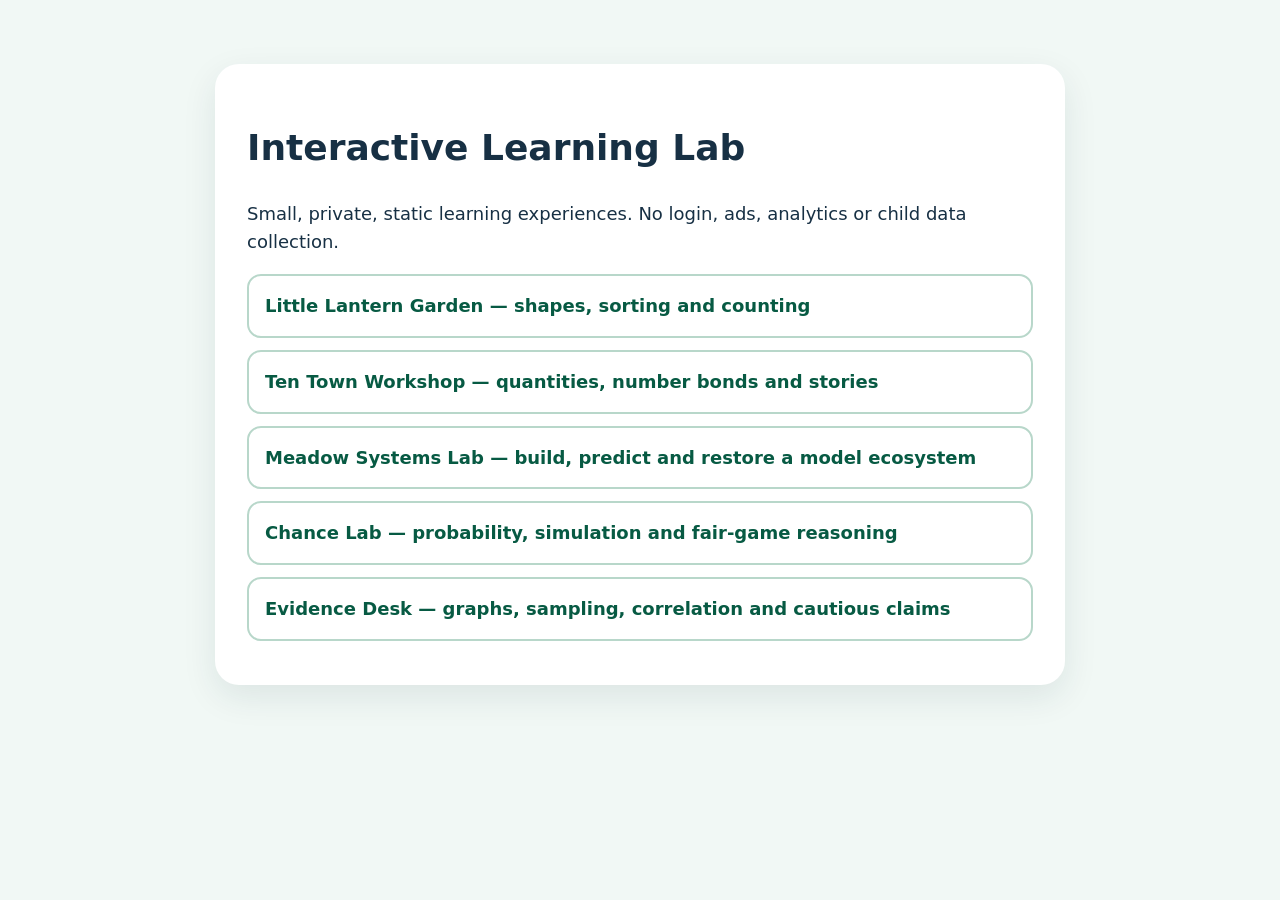
<file: index.html>
<!doctype html><html lang="en"><head><meta charset="utf-8"><meta name="viewport" content="width=device-width,initial-scale=1"><title>Interactive Learning Lab</title><style>body{font:18px/1.55 system-ui;max-width:850px;margin:4rem auto;padding:0 1.25rem;color:#173044;background:#f1f8f5}main{background:white;padding:2rem;border-radius:24px;box-shadow:0 12px 34px #17304418}a{display:block;padding:1rem;margin:.75rem 0;border:2px solid #b8d7ca;border-radius:14px;color:#075a43;font-weight:750;text-decoration:none}a:hover,a:focus{background:#e6f5ee;outline:3px solid #6841d9}</style></head><body><main><h1>Interactive Learning Lab</h1><p>Small, private, static learning experiences. No login, ads, analytics or child data collection.</p><a href="sorting-garden/">Little Lantern Garden — shapes, sorting and counting</a><a href="make-ten/">Ten Town Workshop — quantities, number bonds and stories</a><a href="living-ecosystem/">Meadow Systems Lab — build, predict and restore a model ecosystem</a><a href="probability-detective/">Chance Lab — probability, simulation and fair-game reasoning</a><a href="data-detective/">Evidence Desk — graphs, sampling, correlation and cautious claims</a></main></body></html>
</file>
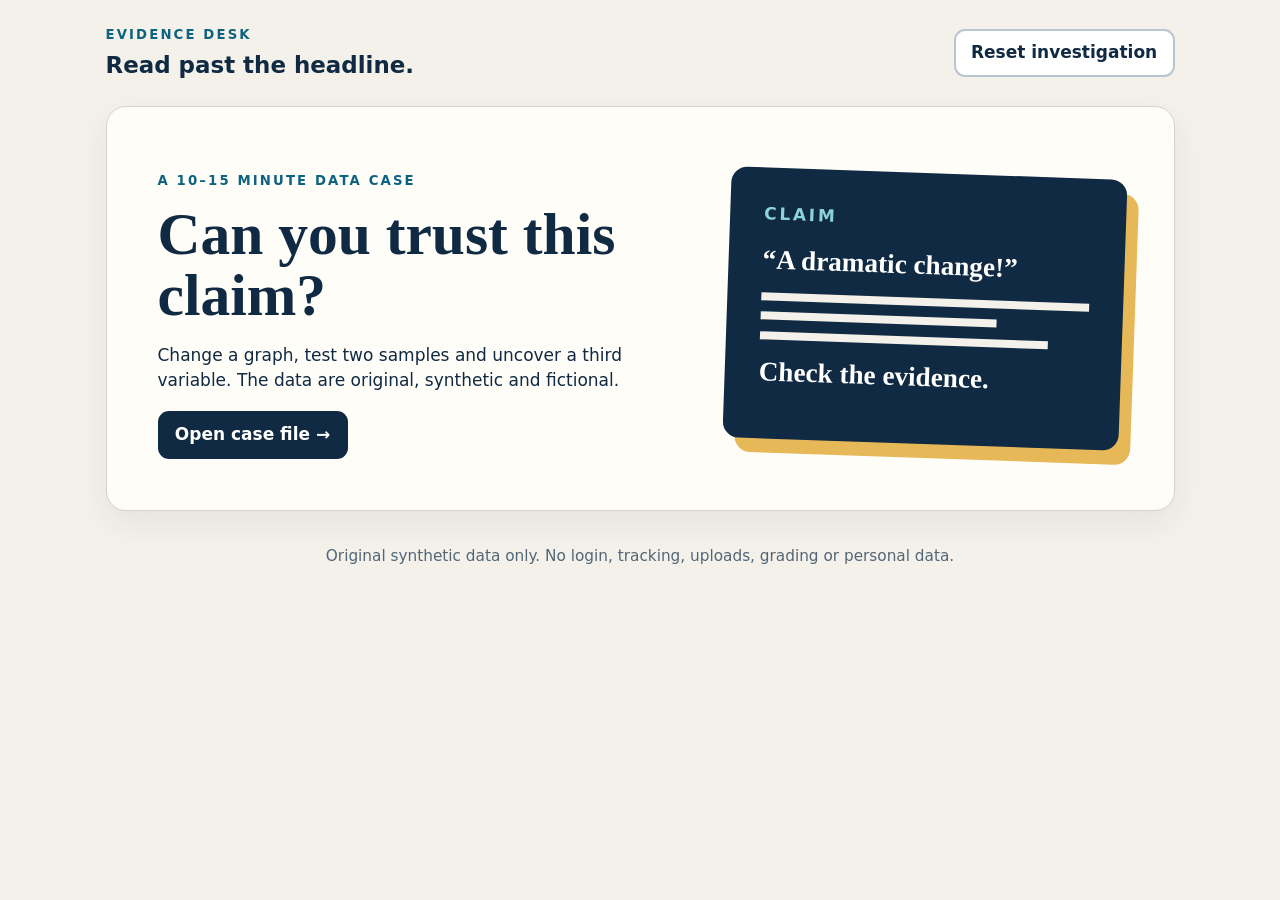
<file: data-detective/index.html>
<!doctype html>
<html lang="en">
<head>
  <meta charset="utf-8">
  <meta name="viewport" content="width=device-width,initial-scale=1">
  <title>Evidence Desk</title>
  <link rel="stylesheet" href="styles.css">
</head>
<body>
<header><div><span class="eyebrow">EVIDENCE DESK</span><h1>Read past the headline.</h1></div><button id="reset">Reset investigation</button></header>
<main>
  <section id="welcome" class="screen active hero">
    <div><p class="eyebrow">A 10–15 MINUTE DATA CASE</p><h2>Can you trust this claim?</h2><p>Change a graph, test two samples and uncover a third variable. The data are original, synthetic and fictional.</p><button id="start" class="primary">Open case file →</button></div>
    <div class="case-card" aria-hidden="true"><span>CLAIM</span><b>“A dramatic change!”</b><i></i><i></i><i></i><strong>Check the evidence.</strong></div>
  </section>
  <nav id="nav" hidden aria-label="Case activities"><button data-go="graph"><b>1</b> Graph</button><button data-go="sample"><b>2</b> Sample</button><button data-go="correlation"><b>3</b> Correlation</button><button data-go="verdict"><b>✓</b> Verdict</button></nav>

  <section id="graph" class="screen">
    <p class="eyebrow">1 · GRAPH FRAMING</p><h2>Same values, different impression</h2><p>Fictional Luma School recycling rate, January–June (%). Move the axis limits; the bars use the same six values.</p>
    <div class="controls"><label>Axis minimum (%) <input id="axis-min" type="range" min="0" max="61" value="0"><output id="min-out">0</output></label><label>Axis maximum (%) <input id="axis-max" type="range" min="69" max="100" value="100"><output id="max-out">100</output></label><button id="axis-reset">Reset 0–100</button></div>
    <div class="plot-shell"><div class="y-label">Recycling rate (%)</div><div id="bar-chart" class="bar-chart" aria-label="Bar chart of recycling rate by month"></div><div class="x-label">Month</div></div>
    <div class="table-wrap"><table><caption>Underlying values (unchanged by axis)</caption><thead><tr><th>Month</th><th>Jan</th><th>Feb</th><th>Mar</th><th>Apr</th><th>May</th><th>Jun</th><th>Mean</th></tr></thead><tbody><tr><th>Rate (%)</th><td>62</td><td>64</td><td>63</td><td>66</td><td>67</td><td>68</td><td id="mean-cell">65.0</td></tr></tbody></table></div>
    <p id="graph-feedback" class="feedback" role="status" aria-live="polite">Try a narrow range such as 60–70, then compare it with 0–100.</p>
    <div class="actions"><button id="compare-axis" class="primary">Record what changed</button><button id="graph-next" disabled>Investigate samples →</button></div>
  </section>

  <section id="sample" class="screen">
    <p class="eyebrow">2 · SAMPLING INVESTIGATION</p><h2>Who had a chance to answer?</h2><p>A fictional 200-card population has 100 North and 100 South cards. On the question “Support a longer lunch break?”, North has 70 yes cards and South has 30. The population result is exactly 50% yes.</p>
    <div class="controls"><label>Sampling method <select id="sample-method"><option value="random">Less biased: simple random cards</option><option value="lobby">Biased: 80% North-lobby cards</option></select></label><label>Sample size <select id="sample-size"><option>20</option><option>100</option></select></label><button id="draw" class="primary">Draw sample</button></div>
    <div class="meter"><span>Population yes</span><i><b style="width:50%"></b></i><strong>50%</strong></div><div id="sample-meter" class="meter muted"><span>Sample yes</span><i><b></b></i><strong>—</strong></div>
    <div class="table-wrap"><table><caption>Population and latest sample composition</caption><thead><tr><th>Group</th><th>Population cards</th><th>Population yes</th><th>Sample cards</th><th>Sample yes</th></tr></thead><tbody id="sample-table"><tr><th>North</th><td>100</td><td>70</td><td>—</td><td>—</td></tr><tr><th>South</th><td>100</td><td>30</td><td>—</td><td>—</td></tr></tbody></table></div>
    <p id="sample-feedback" class="feedback" role="status" aria-live="polite">Compare both methods. A large sample can still miss the population if recruitment stays biased.</p>
    <div class="actions"><button id="sample-hint">What does “biased” mean here?</button><button id="sample-next" disabled>Check correlation →</button></div>
  </section>

  <section id="correlation" class="screen">
    <p class="eyebrow">3 · CORRELATION CHALLENGE</p><h2>A third variable changes the story</h2><p>Eight fictional puzzle learners recorded weekly practice sessions and score. Their prior course is a plausible third variable.</p>
    <div class="controls"><label>View <select id="group-view"><option value="all">Everyone combined</option><option value="Intro">Intro course only</option><option value="Advanced">Advanced course only</option></select></label></div>
    <div class="plot-shell"><div class="y-label">Puzzle score (points)</div><div id="scatter" class="scatter" aria-label="Scatter plot of weekly practice sessions and puzzle score"></div><div class="x-label">Practice sessions per week</div></div>
    <p id="corr-stat" class="stat"></p><div class="table-wrap"><table><caption>Synthetic learner records</caption><thead><tr><th>Prior course</th><th>Sessions/week</th><th>Score (points)</th></tr></thead><tbody id="corr-table"></tbody></table></div>
    <fieldset><legend>Which conclusion is best supported?</legend><label><input type="radio" name="corr-answer" value="cause">More practice caused lower scores.</label><label><input type="radio" name="corr-answer" value="third">The combined data show association, but prior course changes the pattern; causation is not established.</label><label><input type="radio" name="corr-answer" value="none">There is no relationship in any view.</label></fieldset>
    <p id="corr-feedback" class="feedback" role="status" aria-live="polite"></p><div class="actions"><button id="corr-hint">Show a reasoning hint</button><button id="check-corr" class="primary">Check conclusion</button><button id="corr-next" disabled>Write the verdict →</button></div>
  </section>

  <section id="verdict" class="screen">
    <p class="eyebrow">FINAL · FICTIONAL HEADLINE CHECK</p><h2>Build a cautious conclusion</h2><p>Headline: “More practice makes puzzle scores worse, study proves.” Choose a claim, supporting observation and limitation. This headline and every record are fictional.</p>
    <div class="verdict-grid"><label>Claim<select id="claim"><option value="">Choose…</option><option value="cause">Practice causes worse scores.</option><option value="association">In the combined synthetic data, more sessions are associated with lower scores.</option><option value="none">Practice never helps anyone.</option></select></label><label>Supporting observation<select id="support"><option value="">Choose…</option><option value="look">The zoomed picture looked dramatic.</option><option value="patterns">The combined trend is negative, while each prior-course group trends upward.</option><option value="everyone">Every learner agreed.</option></select></label><label>Limitation<select id="limit"><option value="">Choose…</option><option value="none">The sample is big enough, so there are no limits.</option><option value="third">Prior course is a plausible third variable, and synthetic observational data cannot establish cause.</option><option value="proof">Correlation proves the headline.</option></select></label></div>
    <button id="check-verdict" class="primary">Review verdict</button><p id="verdict-feedback" class="feedback" role="status" aria-live="polite"></p>
    <aside><h3>Evidence notebook</h3><ul id="notebook"><li>Complete each activity to record an observation.</li></ul></aside><button id="finish" disabled>Finish case →</button>
  </section>

  <section id="complete" class="screen finish"><p class="eyebrow">CASE CLOSED — CAREFULLY</p><h2>A trustworthy conclusion shows its limits.</h2><div class="summary"><div><b>Graph</b><span>Check scale and underlying values.</span></div><div><b>Sample</b><span>Ask who could be included.</span></div><div><b>Correlation</b><span>Look for third variables before causal claims.</span></div></div><p>Next practice: find a chart in a news story and write one question about its scale, sample and causal language.</p><button id="again" class="primary">Run another case</button></section>
</main>
<footer>Original synthetic data only. No login, tracking, uploads, grading or personal data.</footer>
<script src="model.js"></script><script src="app.js"></script>
</body></html>
</file>
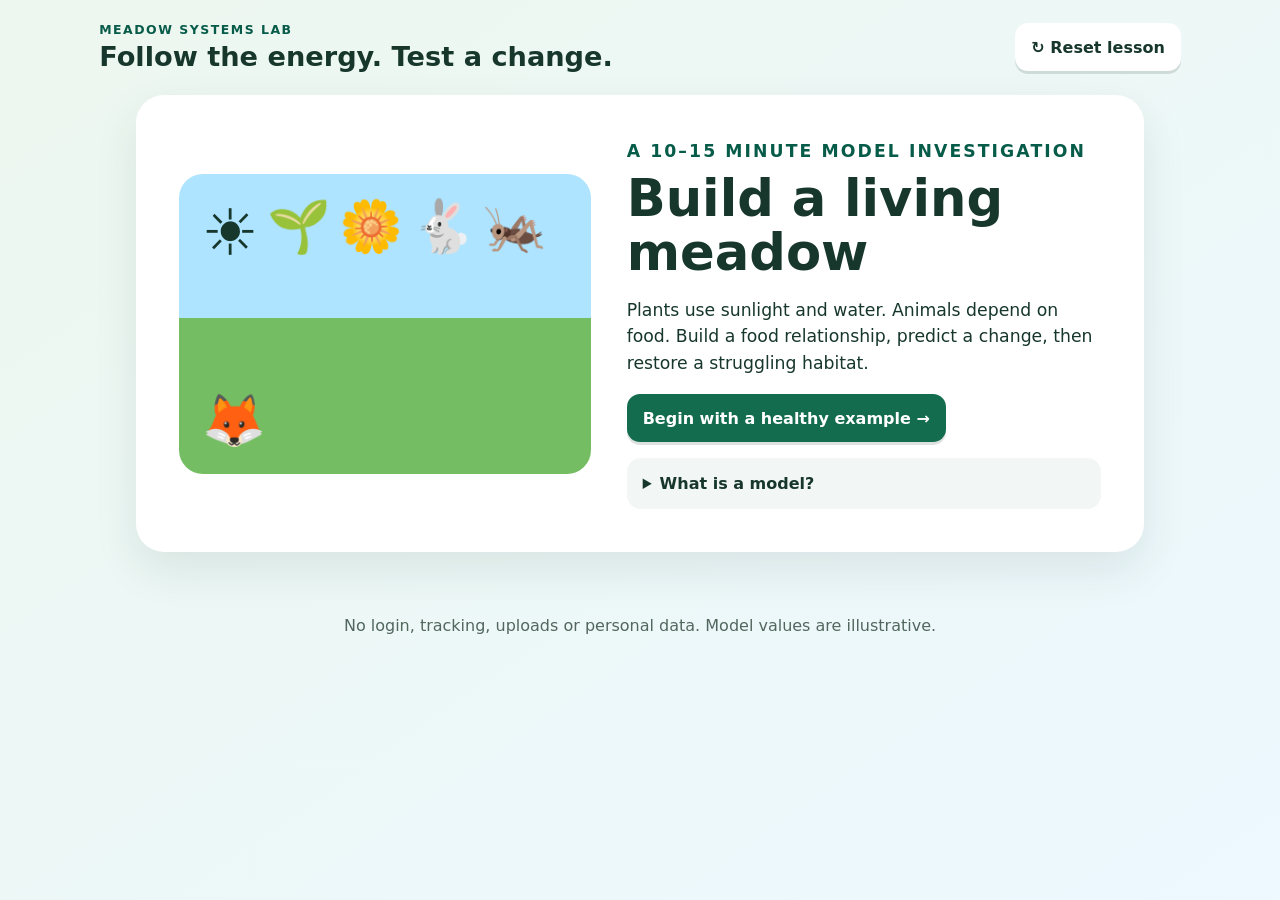
<file: living-ecosystem/index.html>
<!doctype html><html lang="en"><head><meta charset="utf-8"><meta name="viewport" content="width=device-width,initial-scale=1"><title>Meadow Systems Lab</title><link rel="stylesheet" href="styles.css"></head><body>
<header><div><span class="eyebrow">MEADOW SYSTEMS LAB</span><h1>Follow the energy. Test a change.</h1></div><button id="reset-all">↻ Reset lesson</button></header><main>
<section id="welcome" class="screen active"><div class="hero"><div class="meadow" aria-hidden="true">☀️<span>🌱</span><span>🌼</span><span>🐇</span><span>🦗</span><span>🦊</span></div><div><p class="eyebrow">A 10–15 MINUTE MODEL INVESTIGATION</p><h2>Build a living meadow</h2><p>Plants use sunlight and water. Animals depend on food. Build a food relationship, predict a change, then restore a struggling habitat.</p><button id="start" class="primary">Begin with a healthy example →</button><details><summary>What is a model?</summary><p>A model is a useful simplification. These are model values, not measurements or promises about a real ecosystem.</p></details></div></div></section>
<nav id="nav" hidden aria-label="Lesson"><button data-go="build"><b>1</b> Build</button><button data-go="experiment"><b>2</b> Experiment</button><button data-go="restore"><b>3</b> Restore</button><button data-go="finish"><b>✓</b> Finish</button></nav>
<section id="build" class="screen"><p class="eyebrow">1 · BUILD A HABITAT</p><h2>Choose a meadow team</h2><p>Select the organisms that form a complete path from energy source to predator. The arrow means <strong>energy moves from food to consumer</strong>.</p><div id="organisms" class="cards" role="group" aria-label="Organism choices"></div><div id="food-web" class="food-web" aria-label="Food relationship diagram"></div><p id="build-feedback" class="feedback" role="status" aria-live="polite"></p><div class="actions"><button id="build-hint">Hint</button><button id="build-check" class="primary">Check habitat</button><button id="build-next" class="primary" disabled>Test a change →</button></div></section>
<section id="experiment" class="screen"><div class="section-head"><div><p class="eyebrow">2 · PREDICT AND STEP</p><h2>What happens next?</h2></div><div><button id="pause" aria-pressed="false">⏸ Paused</button><button id="exp-reset">↻ Reset scenario</button></div></div><label>Starting scenario <select id="scenario"><option value="healthy">Healthy example</option><option value="dry">Dry spell</option><option value="shade">Shady week</option></select></label><div class="controls"><label>Water <input id="water" type="range" min="0" max="10" value="7"><output id="water-out">7</output></label><label>Sunlight <input id="light" type="range" min="0" max="10" value="7"><output id="light-out">7</output></label></div><fieldset><legend>Predict plant growth after one step</legend><label><input type="radio" name="prediction" value="up"> increase</label><label><input type="radio" name="prediction" value="same"> stay about the same</label><label><input type="radio" name="prediction" value="down"> decrease</label></fieldset><button id="step" class="primary">Advance one step</button><div id="indicators" class="indicators"></div><div class="table-wrap"><table><caption>Inspectable model values (0–10)</caption><thead><tr><th>Step</th><th>Grass</th><th>Flowers</th><th>Rabbits</th><th>Grasshoppers</th><th>Foxes</th></tr></thead><tbody id="history"></tbody></table></div><p id="exp-feedback" class="feedback" role="status" aria-live="polite"></p><div class="actions"><button id="exp-hint">Explain a relationship</button><button id="exp-next" class="primary" disabled>Restore balance →</button></div></section>
<section id="restore" class="screen"><p class="eyebrow">3 · TRANSFER CHALLENGE</p><h2>Restore a struggling meadow</h2><p>This new model meadow has too little water and many rabbits. Choose changes, step the model, and use the explanation log. A real habitat would be more complex.</p><div class="controls"><label>Water <input id="r-water" type="range" min="0" max="10" value="1"><output id="r-water-out">1</output></label><label>Sunlight <input id="r-light" type="range" min="0" max="10" value="8"><output id="r-light-out">8</output></label></div><div class="toggle-row"><label><input id="r-clover" type="checkbox" checked> Include clover</label><label><input id="r-fox" type="checkbox"> Include fox</label></div><div id="restore-indicators" class="indicators"></div><button id="restore-step" class="primary">Advance one step</button><button id="restore-reset">↻ Reset challenge</button><div id="log" class="log" aria-label="Change explanation log"></div><p id="restore-feedback" class="feedback" role="status" aria-live="polite"></p><button id="finish-button" class="primary" disabled>Finish lesson →</button></section>
<section id="finish" class="screen finish"><p class="eyebrow">INVESTIGATION COMPLETE</p><h2>Every change travelled through relationships.</h2><div class="summary"><div>☀ + 💧 → 🌱<b>Producers need resources</b></div><div>🌱 → 🐇 → 🦊<b>Energy moves through food</b></div><div>Predict → Step → Explain<b>Evidence tests an idea</b></div></div><p>Next practice: draw a local food relationship. Mark what each organism needs, then predict one change while naming what the simple drawing leaves out.</p><button id="again" class="primary">Investigate again</button></section>
</main><footer>No login, tracking, uploads or personal data. Model values are illustrative.</footer><script src="model.js"></script><script src="app.js"></script></body></html>
</file>
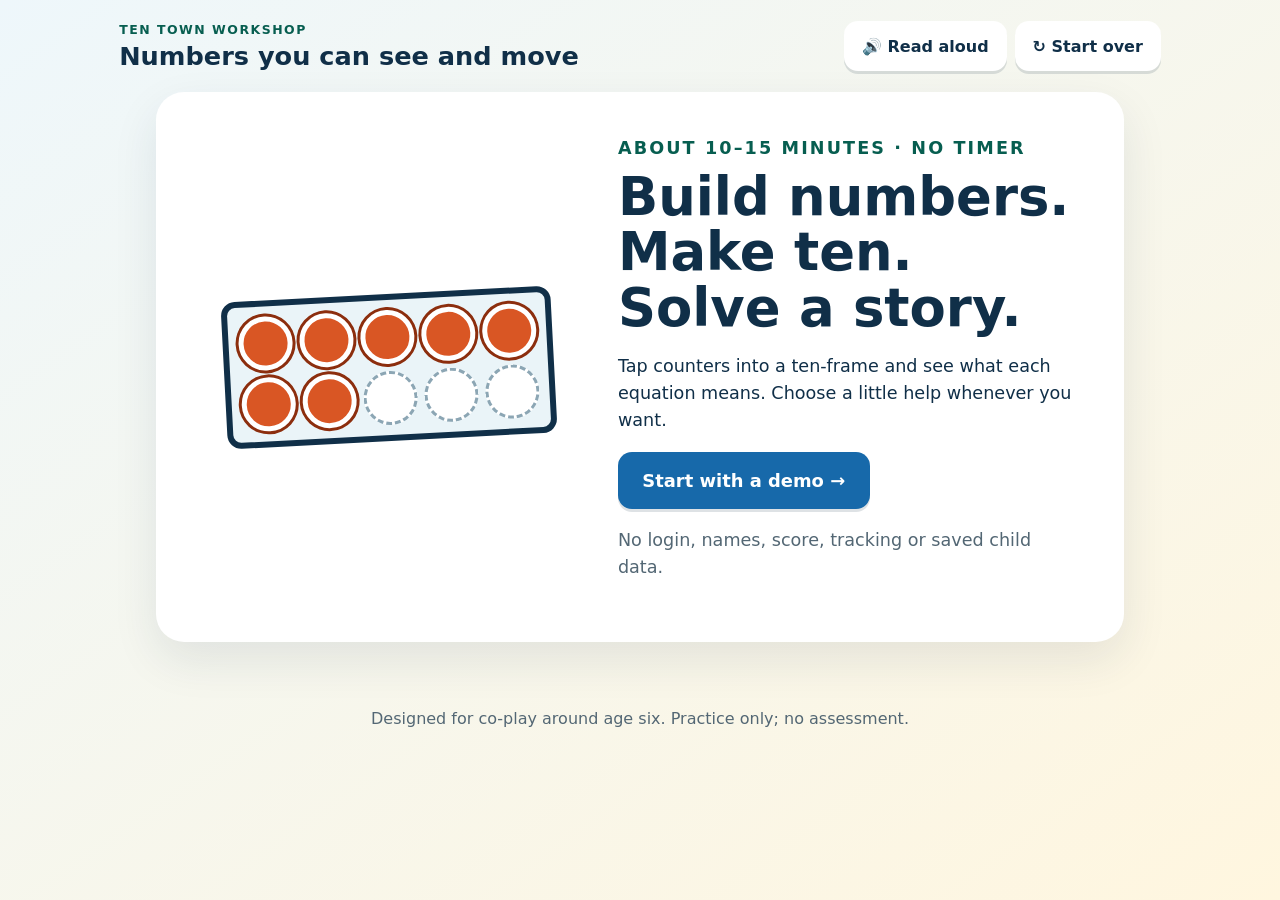
<file: make-ten/index.html>
<!doctype html><html lang="en"><head><meta charset="utf-8"><meta name="viewport" content="width=device-width,initial-scale=1"><title>Ten Town Workshop</title><link rel="stylesheet" href="styles.css"></head>
<body><header><div><span class="eyebrow">TEN TOWN WORKSHOP</span><h1>Numbers you can see and move</h1></div><div class="tools"><button id="sound" aria-pressed="false">🔊 Read aloud</button><button id="reset">↻ Start over</button></div></header>
<main>
<section id="welcome" class="screen active"><div class="hero"><div class="ten mini" aria-hidden="true"><i></i><i></i><i></i><i></i><i></i><i></i><i></i><i></i><i></i><i></i></div><div><p class="eyebrow">ABOUT 10–15 MINUTES · NO TIMER</p><h2>Build numbers. Make ten. Solve a story.</h2><p>Tap counters into a ten-frame and see what each equation means. Choose a little help whenever you want.</p><button id="start" class="primary big">Start with a demo →</button><p class="privacy">No login, names, score, tracking or saved child data.</p></div></div></section>
<nav id="nav" hidden aria-label="Lesson activities"><button data-go="build"><b>1</b> Build</button><button data-go="bonds"><b>2</b> Make 10</button><button data-go="stories"><b>3</b> Stories</button><button data-go="finish"><b>✓</b> Finish</button></nav>
<section id="build" class="screen"><div class="heading"><div><p class="eyebrow">1 · BUILD A QUANTITY</p><h2>Make <span id="build-target">4</span></h2></div><button class="speak" data-say="Tap empty spaces to add counters. Tap counters to take them away.">▶ Hear directions</button></div><p>The numeral tells how many counters belong in the frame. Zero means the frame is empty.</p><div id="build-frame"></div><div class="equation" id="build-equation">0 counters</div><p id="build-feedback" class="feedback" role="status" aria-live="polite"></p><div class="actions"><button id="build-hint">Hint</button><button id="build-check" class="primary">Check</button><button id="build-next" class="primary" disabled>Next target →</button></div></section>
<section id="bonds" class="screen"><div class="heading"><div><p class="eyebrow">2 · NUMBER BONDS</p><h2>How many more make ten?</h2></div><button class="speak" data-say="Fill the empty spaces. The two parts make ten.">▶ Hear directions</button></div><p id="bond-prompt">Start with 7. Fill the empty spaces.</p><div id="bond-frame"></div><div id="bond-equation" class="equation">7 + ? = 10</div><div class="counter-actions"><button id="remove">− Take one</button><button id="add">+ Add one</button></div><p id="bond-feedback" class="feedback" role="status" aria-live="polite"></p><div class="actions"><button id="bond-hint1">Small hint</button><button id="bond-hint2">Show a way</button><button id="bond-check" class="primary">Check</button><button id="bond-next" class="primary" disabled>Next bond →</button></div></section>
<section id="stories" class="screen"><div class="heading"><div><p class="eyebrow">3 · STORY LAB</p><h2 id="story-title">Counters tell the story</h2></div><button id="story-speak" class="speak">▶ Hear story</button></div><div class="story-card"><div id="story-picture" class="story-picture" aria-hidden="true"></div><p id="story-text"></p></div><div id="story-frame"></div><div class="counter-actions"><button id="story-remove">− Take one</button><button id="story-add">+ Add one</button></div><div id="story-equation" class="equation"></div><p id="story-feedback" class="feedback" role="status" aria-live="polite"></p><div class="actions"><button id="story-hint1">Small hint</button><button id="story-hint2">Show a way</button><button id="story-check" class="primary">Check</button><button id="story-next" class="primary" disabled>Next story →</button></div></section>
<section id="finish" class="screen finish"><p class="eyebrow">WORKSHOP COMPLETE</p><h2>You used objects, numbers and equations.</h2><div class="summary"><div>▦<b>Built quantities</b></div><div>7 + 3<b>Made ten</b></div><div>🍎 → 5<b>Solved stories</b></div></div><p>Next practice: put ten safe objects in a row. Hide some under a cloth and work out how many are hidden.</p><button id="again" class="primary big">Try again</button><details><summary>Grown-up notes</summary><p>Use the first hint to keep the problem open. Use Show a way to model counting on or back. Let the child tap, point or tell you what to tap. The two scaffold levels are always available and carry no labels.</p></details></section>
</main><footer>Designed for co-play around age six. Practice only; no assessment.</footer><script src="model.js"></script><script src="app.js"></script></body></html>
</file>
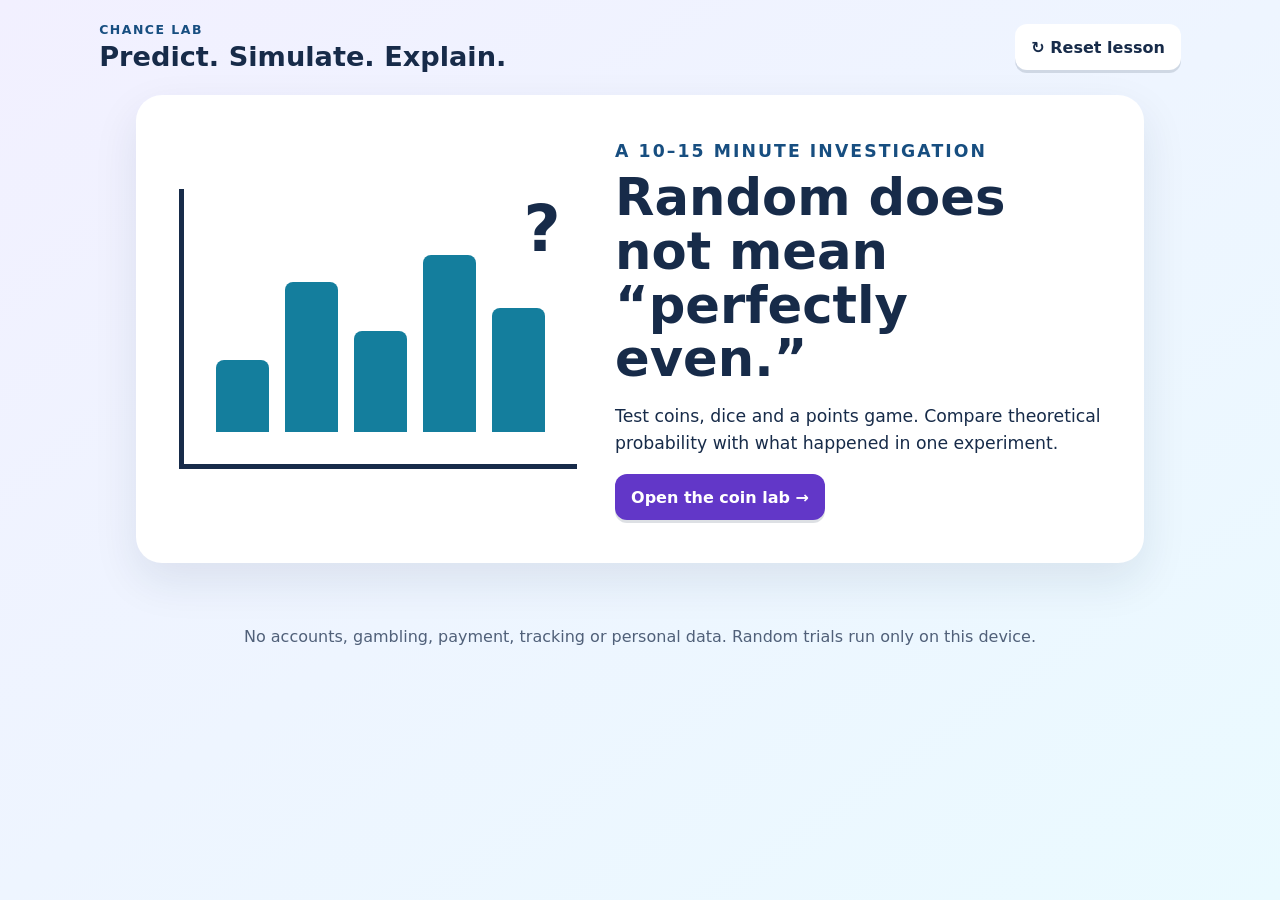
<file: probability-detective/index.html>
<!doctype html><html lang="en"><head><meta charset="utf-8"><meta name="viewport" content="width=device-width,initial-scale=1"><title>Chance Lab</title><link rel="stylesheet" href="styles.css"></head><body><header><div><span class="eyebrow">CHANCE LAB</span><h1>Predict. Simulate. Explain.</h1></div><button id="reset">↻ Reset lesson</button></header><main>
<section id="welcome" class="screen active"><div class="hero"><div class="hero-plot" aria-hidden="true"><i style="height:34%"></i><i style="height:71%"></i><i style="height:48%"></i><i style="height:84%"></i><i style="height:59%"></i><b>?</b></div><div><p class="eyebrow">A 10–15 MINUTE INVESTIGATION</p><h2>Random does not mean “perfectly even.”</h2><p>Test coins, dice and a points game. Compare theoretical probability with what happened in one experiment.</p><button id="start" class="primary">Open the coin lab →</button></div></div></section>
<nav id="nav" hidden aria-label="Activities"><button data-go="coin"><b>1</b> Coins</button><button data-go="dice"><b>2</b> Dice</button><button data-go="game"><b>3</b> Fair game</button><button data-go="finish"><b>✓</b> Finish</button></nav>
<section id="coin" class="screen"><p class="eyebrow">1 · COIN LABORATORY</p><h2>Theory and experiment</h2><div class="controls"><label>Coin model <select id="coin-kind"><option value="0.5">Fair coin (p = 0.50)</option><option value="custom">Biased coin</option></select></label><label id="p-wrap" hidden>Chance of heads <input id="p-heads" type="range" min="0" max="1" step=".05" value=".7"><output id="p-out">0.70</output></label></div><fieldset><legend>Predict the heads proportion before running</legend><label><input type="radio" name="coin-pred" value="low"> below 0.45</label><label><input type="radio" name="coin-pred" value="near"> 0.45 to 0.55</label><label><input type="radio" name="coin-pred" value="high"> above 0.55</label><label><input type="radio" name="coin-pred" value="skip"> skip prediction</label></fieldset><div class="actions"><button data-trials="10">Run 10</button><button data-trials="100">Run 100</button><button data-trials="1000">Run 1,000</button></div><div id="coin-bars" class="bars"></div><table><caption>Coin results</caption><thead><tr><th>Outcome</th><th>Count</th><th>Experimental proportion</th><th>Theoretical probability</th></tr></thead><tbody id="coin-table"></tbody></table><p id="coin-feedback" class="feedback" role="status" aria-live="polite"></p><div class="actions"><button id="coin-hint">Why can results vary?</button><button id="coin-next" class="primary" disabled>Investigate dice →</button></div></section>
<section id="dice" class="screen"><p class="eyebrow">2 · DICE INVESTIGATION</p><h2>Are all outcomes equally likely?</h2><div class="controls"><label>Experiment <select id="dice-kind"><option value="one">One fair six-sided die</option><option value="sum">Sum of two fair dice</option></select></label><label>Rolls <select id="dice-n"><option>60</option><option>600</option></select></label><button id="roll" class="primary">Roll</button></div><p id="dice-explain">Each face 1–6 has theoretical probability 1/6.</p><div id="dice-chart" class="chart" aria-label="Dice result bar chart"></div><div class="table-wrap"><table><caption>Dice counts and proportions</caption><thead><tr><th>Outcome</th><th>Count</th><th>Proportion</th><th>Theory</th></tr></thead><tbody id="dice-table"></tbody></table></div><p id="dice-feedback" class="feedback" role="status" aria-live="polite"></p><div class="actions"><button id="dice-hint">Show a worked reason</button><button id="dice-next" class="primary" disabled>Design a points game →</button></div></section>
<section id="game" class="screen"><p class="eyebrow">3 · FAIR-GAME DESIGNER</p><h2>Equal expected advantage?</h2><p>One fair coin is flipped. Side A receives points on heads; Side B receives points on tails. Points are imaginary: no money, betting or prizes.</p><div class="controls"><label>A points on heads <input id="a-points" type="range" min="1" max="5" value="2"><output id="a-out">2</output></label><label>B points on tails <input id="b-points" type="range" min="1" max="5" value="2"><output id="b-out">2</output></label><button id="simulate" class="primary">Simulate 1,000</button></div><div id="game-math" class="math"></div><p id="game-feedback" class="feedback" role="status" aria-live="polite"></p><article class="challenge"><h3>Fresh game challenge</h3><p>Two fair dice: A gets 2 points only when the sum is 7. B gets 1 point for every other sum. Which side has the greater expected advantage?</p><fieldset><legend>Choose a conclusion</legend><label><input type="radio" name="challenge" value="equal"> equal</label><label><input type="radio" name="challenge" value="a"> Side A</label><label><input type="radio" name="challenge" value="b"> Side B</label></fieldset><button id="challenge-check">Check with arithmetic</button><p id="challenge-feedback" class="feedback" role="status" aria-live="polite"></p></article><button id="finish-button" class="primary" disabled>Finish investigation →</button></section>
<section id="finish" class="screen finish"><p class="eyebrow">CASE FILE COMPLETE</p><h2>One run is evidence, not a promise.</h2><div class="summary"><div>½ stays ½<b>Theory does not change after a streak</b></div><div>10 ≠ 1,000<b>Small samples often vary more</b></div><div>Probability × points<b>Fairness uses expected value</b></div></div><p>Next practice: invent a spinner game, list every outcome and compare expected points before simulating it.</p><button id="again" class="primary">Run another case</button></section>
</main><footer>No accounts, gambling, payment, tracking or personal data. Random trials run only on this device.</footer><script src="model.js"></script><script src="app.js"></script></body></html>
</file>
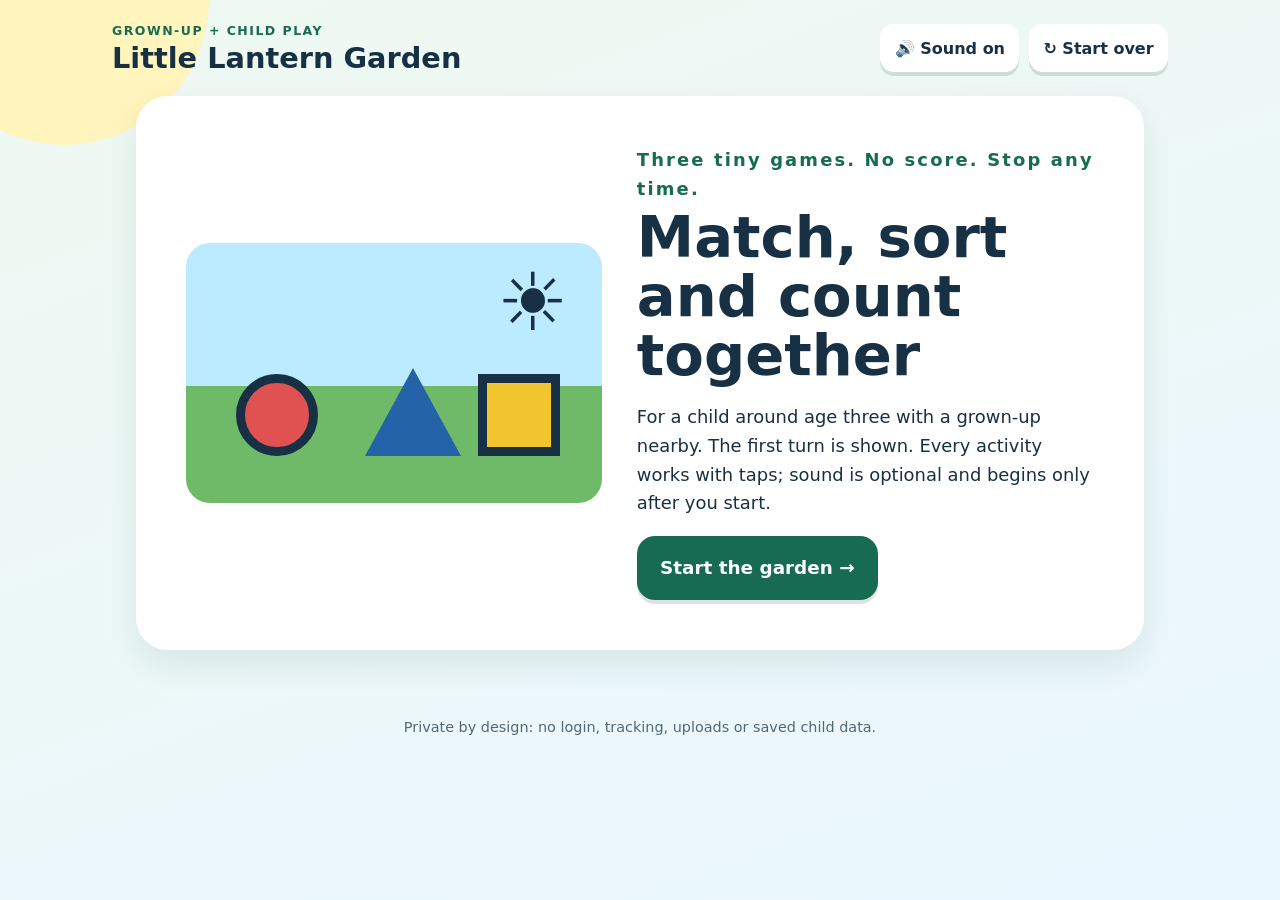
<file: sorting-garden/index.html>
<!doctype html>
<html lang="en">
<head>
  <meta charset="utf-8">
  <meta name="viewport" content="width=device-width,initial-scale=1">
  <meta name="color-scheme" content="light">
  <title>Little Lantern Garden</title>
  <link rel="stylesheet" href="styles.css">
</head>
<body>
  <header class="topbar">
    <div><span class="eyebrow">GROWN-UP + CHILD PLAY</span><h1>Little Lantern Garden</h1></div>
    <div class="top-actions"><button id="sound" class="small" aria-pressed="false">🔊 Sound on</button><button id="reset" class="small">↻ Start over</button></div>
  </header>

  <main>
    <section id="welcome" class="screen active" aria-labelledby="welcome-title">
      <div class="hero-art" aria-hidden="true"><span class="sun">☀</span><span class="flower circle red"></span><span class="flower triangle blue"></span><span class="flower square yellow"></span></div>
      <div class="hero-copy">
        <p class="kicker">Three tiny games. No score. Stop any time.</p>
        <h2 id="welcome-title">Match, sort and count together</h2>
        <p>For a child around age three with a grown-up nearby. The first turn is shown. Every activity works with taps; sound is optional and begins only after you start.</p>
        <button id="start" class="primary giant">Start the garden <span aria-hidden="true">→</span></button>
      </div>
    </section>

    <nav id="lesson-nav" class="lesson-nav" aria-label="Activities" hidden>
      <button data-go="match" aria-current="step"><span>1</span> Match</button>
      <button data-go="sort"><span>2</span> Sort</button>
      <button data-go="count"><span>3</span> Count</button>
      <button data-go="finish"><span>✓</span> Finish</button>
    </nav>

    <section id="match" class="screen activity" aria-labelledby="match-title">
      <div class="activity-head"><div><p class="kicker">1 of 3 · SHAPE MATCH</p><h2 id="match-title">Find the same shape</h2></div><button class="small replay" data-say="Find the same shape. Tap the shape that matches the lantern.">▶ Hear it</button></div>
      <div class="prompt-card">
        <p id="match-prompt">Watch the first turn: the circle finds the circle.</p>
        <div id="match-target" class="target" aria-label="Target shape"></div>
      </div>
      <div id="match-choices" class="choice-row" role="group" aria-label="Shape choices"></div>
      <p id="match-feedback" class="feedback" role="status" aria-live="polite"></p>
      <div class="activity-actions"><button id="match-demo" class="secondary">Show me</button><button id="match-next" class="primary" disabled>Next garden game →</button></div>
    </section>

    <section id="sort" class="screen activity" aria-labelledby="sort-title">
      <div class="activity-head"><div><p class="kicker">2 of 3 · ONE THING AT A TIME</p><h2 id="sort-title">Help this flower find its garden</h2></div><button class="small replay" data-say="Look at the flower. Tap the garden that matches.">▶ Hear it</button></div>
      <div class="sort-rule"><strong id="sort-rule">Sort by shape</strong><span id="sort-rule-cue">Match the outline, not the colour.</span></div>
      <div id="sort-object" class="sort-object" aria-label="Flower to sort"></div>
      <div id="sort-bins" class="bin-row" role="group" aria-label="Garden choices"></div>
      <p id="sort-feedback" class="feedback" role="status" aria-live="polite"></p>
      <div class="activity-actions"><button id="sort-hint" class="secondary">Show a clue</button><button id="sort-next" class="primary" disabled>Count fireflies →</button></div>
    </section>

    <section id="count" class="screen activity" aria-labelledby="count-title">
      <div class="activity-head"><div><p class="kicker">3 of 3 · COUNT 1, 2, 3</p><h2 id="count-title">How many fireflies?</h2></div><button class="small replay" data-say="Let's count each firefly. Tap show one at a time.">▶ Hear it</button></div>
      <div class="count-card">
        <div id="fireflies" class="fireflies" aria-label="Firefly collection"></div>
        <button id="reveal" class="secondary giant">Show one at a time</button>
      </div>
      <p class="instruction">Now choose the jar with the same number.</p>
      <div id="count-choices" class="choice-row jars" role="group" aria-label="Number choices"></div>
      <p id="count-feedback" class="feedback" role="status" aria-live="polite"></p>
      <div class="activity-actions"><button id="count-new" class="secondary">New arrangement</button><button id="count-next" class="primary" disabled>Finish →</button></div>
    </section>

    <section id="finish" class="screen finish" aria-labelledby="finish-title">
      <p class="kicker">GARDEN COMPLETE</p><h2 id="finish-title">You matched, sorted and counted!</h2>
      <div class="badges"><div>◯<span>Shapes</span></div><div>⇢<span>One rule</span></div><div>● ● ●<span>1 to 3</span></div></div>
      <p>Try it away from the screen: find one circle, two square things and three triangle things in the room. A grown-up can offer only two choices when that feels better.</p>
      <button id="play-again" class="primary giant">Play again</button>
      <details class="adult-note"><summary>Grown-up guide</summary><p>This is playful practice, not an assessment. Name the shape or colour, wait, and model one answer if needed. Reduce to two choices, cover one bin, or pause after any game. Progress stays only in this open page and Start over clears it.</p></details>
    </section>
  </main>

  <footer>Private by design: no login, tracking, uploads or saved child data.</footer>
  <script src="model.js"></script><script src="app.js"></script>
</body>
</html>
</file>
<file: data-detective/styles.css>
:root{font-family:Inter,ui-sans-serif,system-ui,sans-serif;color:#102a43;background:#f4f1ea;line-height:1.5;font-size:17px;--ink:#102a43;--blue:#176b87;--orange:#e46735;--paper:#fffdf8}*{box-sizing:border-box}body{margin:0}button,select,input{font:inherit}button,select{min-height:44px;border:2px solid #b7c6d2;border-radius:11px;background:white;color:var(--ink);font-weight:750;padding:.55rem .9rem;cursor:pointer}button:hover,button:focus-visible,select:focus-visible,input:focus-visible{outline:3px solid #ffbf47;outline-offset:2px}.primary{background:var(--ink);color:white;border-color:var(--ink)}button:disabled{opacity:.45;cursor:not-allowed}header{max-width:1120px;margin:auto;padding:1.25rem 1.5rem;display:flex;justify-content:space-between;align-items:center}header h1{font-size:1.35rem;margin:.1rem 0}.eyebrow{font-weight:900;font-size:.78rem;letter-spacing:.16em;color:#0d627f}main{max-width:1120px;margin:auto;padding:0 1.5rem}.screen{display:none;background:var(--paper);padding:2rem;border:1px solid #d7d1c7;border-radius:20px;box-shadow:0 12px 32px #102a4312}.screen.active{display:block}.screen h2{font:800 clamp(2rem,5vw,3.5rem)/1.02 Georgia,serif;margin:.25rem 0 1rem}.hero{display:none;grid-template-columns:1.15fr .85fr;gap:2rem;align-items:center;padding:3rem}.hero.active{display:grid}.case-card{background:#102a43;color:white;border-radius:16px;padding:2rem;transform:rotate(2deg);box-shadow:12px 14px 0 #e7b857}.case-card span{color:#8bd3dd;font-weight:900;letter-spacing:.16em}.case-card b,.case-card strong{display:block;font:800 1.6rem Georgia,serif;margin:1rem 0}.case-card i{display:block;height:8px;margin:.7rem 0;background:#f4f1ea}.case-card i:nth-of-type(2){width:72%}.case-card i:nth-of-type(3){width:88%}nav{display:grid;grid-template-columns:repeat(4,1fr);gap:.6rem;margin:0 0 1rem}nav button[aria-current]{background:#176b87;color:white;border-color:#176b87}nav b{display:inline-grid;place-items:center;width:28px;height:28px;border-radius:50%;background:#e8edf2;margin-right:.4rem;color:#102a43}.controls{background:#eef3f6;border-radius:14px;padding:1rem;display:flex;flex-wrap:wrap;gap:1rem;align-items:end}.controls label,.verdict-grid label{display:grid;gap:.35rem;font-weight:800;flex:1;min-width:190px}input[type=range]{width:100%;accent-color:#176b87}.plot-shell{position:relative;padding:1.5rem 1rem 2rem 3rem;margin:1.25rem 0;background:#f7f9fa;border-radius:14px;min-height:290px}.y-label{position:absolute;left:.4rem;top:50%;transform:rotate(-90deg) translateX(-50%);transform-origin:left top;font-size:.8rem;font-weight:800}.x-label{text-align:center;font-size:.8rem;font-weight:800;margin-top:.5rem}.bar-chart{height:230px;border-left:3px solid var(--ink);border-bottom:3px solid var(--ink);display:flex;gap:3%;align-items:end;padding:0 2%;position:relative}.bar-chart>div{height:100%;flex:1;display:flex;align-items:center;justify-content:end;flex-direction:column;position:relative}.bar-chart i{display:block;width:100%;background:#176b87;min-height:2px}.bar-chart b{position:absolute;bottom:-1.55rem}.bar-chart .value{font-size:.78rem;font-weight:800}.table-wrap{overflow-x:auto}.table-wrap table{width:100%;border-collapse:collapse;min-width:620px}caption{text-align:left;font-weight:900;margin:.5rem 0}th,td{border-bottom:1px solid #cad5dd;padding:.55rem;text-align:center}th:first-child,td:first-child{text-align:left}.feedback{min-height:3rem;padding:.8rem 1rem;border-left:5px solid #8091a0;background:#eef3f6}.feedback.good{border-color:#218739;background:#e5f4e7}.feedback.hint{border-color:#c47b16;background:#fff2d9}.actions{display:flex;gap:.7rem;flex-wrap:wrap;justify-content:flex-end}.meter{display:grid;grid-template-columns:140px 1fr 55px;gap:.6rem;align-items:center;margin:1rem 0}.meter i{height:22px;border-radius:12px;background:#dde5ea;overflow:hidden}.meter i b{display:block;height:100%;background:#e46735}.meter.muted{opacity:.75}.scatter{height:250px;border-left:3px solid var(--ink);border-bottom:3px solid var(--ink);position:relative;background:linear-gradient(#dce4ea 1px,transparent 1px),linear-gradient(90deg,#dce4ea 1px,transparent 1px);background-size:20% 25%}.scatter i{position:absolute;width:18px;height:18px;border-radius:50%;transform:translate(-50%,50%);border:3px solid white;box-shadow:0 0 0 2px currentColor}.scatter .intro{background:#e46735;color:#e46735}.scatter .advanced{background:#176b87;color:#176b87}.stat{font-weight:850}fieldset{border:2px solid #c3cfd8;border-radius:12px;padding:1rem;margin:1rem 0}fieldset label{display:block;margin:.6rem 0}.verdict-grid{display:grid;grid-template-columns:repeat(3,1fr);gap:1rem}.verdict-grid select{width:100%}aside{background:#f0ece1;border-radius:14px;padding:1rem;margin:1rem 0}.summary{display:grid;grid-template-columns:repeat(3,1fr);gap:1rem}.summary div{background:#eef3f6;padding:1rem;border-radius:12px}.summary b,.summary span{display:block}.finish{text-align:center}footer{text-align:center;padding:2rem;color:#526675;font-size:.9rem}@media(max-width:700px){header{display:block}header button{margin-top:.8rem}.hero.active{display:block;padding:1.4rem}.case-card{margin-top:2rem}.screen{padding:1.25rem}.screen h2{font-size:2.15rem}nav{grid-template-columns:repeat(4,1fr)}nav button{font-size:0;padding:.45rem}nav b{font-size:1rem;margin:0}.controls{display:grid}.verdict-grid,.summary{grid-template-columns:1fr}.plot-shell{padding-left:2.3rem}.table-wrap{margin-right:-1rem}.actions>*{flex:1}.meter{grid-template-columns:100px 1fr 45px;font-size:.85rem}}@media(prefers-reduced-motion:reduce){*{scroll-behavior:auto!important;transition:none!important}.case-card{transform:none}}
 [hidden]{display:none!important}
@media(max-width:700px){html,body{max-width:100%;overflow-x:hidden}.screen{overflow:hidden}.controls label{min-width:0}.controls select{width:100%;min-width:0}.table-wrap{width:100%;max-width:100%;margin-right:0}.actions>*{flex:1 1 100%;min-width:0}}
.mobile body{max-width:360px}
</file>
<file: living-ecosystem/styles.css>
:root{--ink:#17372d;--green:#146c4e;--mint:#e5f5e9;--gold:#f4c84b;--blue:#2476a8;--focus:#7437d5}*{box-sizing:border-box}[hidden]{display:none!important}html{font-family:system-ui,-apple-system,"Segoe UI",sans-serif;color:var(--ink);background:#edf7ef}body{margin:0;background:linear-gradient(145deg,#edf7ef,#edf8ff);min-height:100vh;overflow-x:hidden}button,select,input{font:inherit}button{min-height:48px;border:0;border-radius:13px;padding:.7rem 1rem;background:#fff;color:inherit;font-weight:800;cursor:pointer;box-shadow:0 3px 0 #17372d25}button:focus-visible,select:focus-visible,input:focus-visible,summary:focus-visible{outline:4px solid var(--focus);outline-offset:3px}.primary{background:var(--green);color:#fff}.primary:disabled{background:#9fb5ad}header{max-width:1120px;margin:auto;padding:1.2rem;display:flex;justify-content:space-between;align-items:center;gap:1rem}h1{font-size:clamp(1.2rem,3vw,1.7rem);margin:.2rem 0}.eyebrow{font-size:.78rem;font-weight:900;letter-spacing:.12em;color:#075b49;margin:0}main{max-width:1040px;margin:auto;padding:0 1rem 3rem}.screen{display:none;background:#fff;border-radius:28px;padding:clamp(1.2rem,4vw,2.7rem);box-shadow:0 18px 45px #17372d18}.screen.active{display:block}.screen h2{font-size:clamp(2rem,5vw,3.2rem);line-height:1.05;margin:.45rem 0 1rem}.hero{display:grid;grid-template-columns:1fr 1.15fr;gap:2.2rem;align-items:center}.meadow{min-height:300px;border-radius:24px;background:linear-gradient(#aee4ff 0 48%,#75bd62 48%);font-size:4rem;padding:1.4rem;display:flex;gap:.5rem;flex-wrap:wrap;align-content:space-between}.meadow span{font-size:3.2rem}.hero p{font-size:1.08rem;line-height:1.55}.hero details{margin-top:1rem;background:#f2f6f4;padding:1rem;border-radius:14px}.hero summary{font-weight:850;cursor:pointer}nav{display:grid;grid-template-columns:repeat(4,1fr);gap:.5rem;margin-bottom:1rem}nav b{display:inline-grid;place-items:center;width:27px;height:27px;border-radius:50%;background:var(--mint);margin-right:.4rem}nav [aria-current]{background:var(--green);color:#fff}.cards{display:grid;grid-template-columns:repeat(auto-fit,minmax(180px,1fr));gap:.7rem}.organism{display:grid;grid-template-columns:auto 1fr;gap:.35rem .6rem;align-items:center;padding:1rem;border:2px solid #bdd3c7;border-radius:16px;font-size:1.05rem;font-weight:800}.organism input{width:24px;height:24px}.organism small{grid-column:2;color:#52675e;font-weight:600}.food-web{margin:1rem 0;padding:1rem;background:var(--mint);border-radius:15px;font-weight:850;line-height:1.8}.feedback{min-height:3.3rem;padding:.85rem 1rem;border-radius:14px;background:#f0f4f2;font-weight:700}.feedback.good{background:#dff5e8;color:#075139}.feedback.hint{background:#fff0c7;color:#5b4300}.actions,.section-head,.controls,.toggle-row{display:flex;gap:.75rem;align-items:center;justify-content:space-between;flex-wrap:wrap}.section-head{align-items:flex-start}.controls{margin:1rem 0;background:#edf6fa;padding:1rem;border-radius:16px}.controls label{display:grid;grid-template-columns:auto minmax(160px,1fr) 2rem;gap:.6rem;align-items:center;flex:1}select{min-height:44px;padding:.5rem;border:2px solid #8aaea0;border-radius:10px;margin-left:.5rem}fieldset{border:2px solid #b8d0c4;border-radius:14px;margin:1rem 0}fieldset label,.toggle-row label{display:inline-flex;gap:.4rem;align-items:center;margin:.5rem 1rem .5rem 0}fieldset input,.toggle-row input{width:22px;height:22px}.indicators{display:grid;grid-template-columns:repeat(auto-fit,minmax(150px,1fr));gap:.7rem;margin:1rem 0}.indicators div{background:#f3f7f5;border-radius:13px;padding:.75rem}.indicators strong,.indicators b{display:block}.indicators span{display:block;height:12px;background:#d6e2dc;border-radius:9px;overflow:hidden;margin:.35rem 0}.indicators i{display:block;height:100%;background:var(--blue)}.table-wrap{overflow:auto}table{width:100%;border-collapse:collapse}caption{text-align:left;font-weight:850;padding:.7rem 0}th,td{padding:.55rem;border-bottom:1px solid #cddbd4;text-align:center}.log{max-height:180px;overflow:auto;background:#f3f7f5;border-radius:14px;padding:.7rem;margin:1rem 0}.log p{margin:.4rem}.summary{display:flex;gap:1rem;justify-content:center;flex-wrap:wrap;margin:2rem 0}.summary div{padding:1.2rem;background:var(--mint);border-radius:17px;min-width:220px;font-size:1.5rem}.summary b{display:block;font-size:1rem;margin-top:.5rem}.finish{text-align:center}footer{text-align:center;padding:1rem;color:#52675e}@media(max-width:650px){header,.hero{display:block}.hero .meadow{min-height:190px;margin-bottom:1rem}.section-head{display:block}.controls{display:block}.controls label{margin:.8rem 0}nav button{font-size:0}nav b{font-size:.9rem;margin:0}.actions button{flex:1 1 120px}}.mobile body{max-width:360px}.mobile header,.mobile .hero,.mobile .section-head{display:block}.mobile nav button{font-size:0}.mobile nav b{font-size:.9rem;margin:0}.mobile .controls{display:block}.mobile .controls label{margin:.8rem 0}@media(prefers-reduced-motion:reduce){*{scroll-behavior:auto!important;transition:none!important}}
</file>
<file: make-ten/styles.css>
:root{--ink:#102f48;--blue:#1769aa;--orange:#d95624;--cream:#fff4db;--line:#bfd3df;--good:#0b6545;--focus:#6d35d4}*{box-sizing:border-box}[hidden]{display:none!important}html{font-family:system-ui,-apple-system,"Segoe UI",sans-serif;color:var(--ink);background:#eef7fb}body{margin:0;min-height:100vh;background:linear-gradient(145deg,#eef7fb,#fff6df);overflow-x:hidden}button{font:inherit;font-weight:800;color:inherit;min-height:50px;border:2px solid transparent;border-radius:14px;padding:.7rem 1rem;background:#fff;cursor:pointer;box-shadow:0 3px 0 #15364b24}button:focus-visible,summary:focus-visible{outline:4px solid var(--focus);outline-offset:3px}button:active{transform:translateY(2px);box-shadow:none}header{max-width:1080px;margin:auto;padding:1.2rem;display:flex;align-items:center;justify-content:space-between;gap:1rem}h1{font-size:clamp(1.15rem,3vw,1.6rem);margin:.15rem 0}.eyebrow{font-size:.78rem;font-weight:900;letter-spacing:.12em;color:#075e50;margin:0}.tools{display:flex;gap:.5rem}main{max-width:1000px;margin:auto;padding:0 1rem 3rem}.screen{display:none;background:#fff;border-radius:28px;padding:clamp(1.2rem,4vw,2.7rem);box-shadow:0 18px 46px #102f4818}.screen.active{display:block}.hero{display:grid;grid-template-columns:.9fr 1.1fr;align-items:center;gap:2.5rem}.hero h2,.screen h2{font-size:clamp(2rem,5vw,3.3rem);line-height:1.05;margin:.4rem 0 1rem}.hero p{font-size:1.1rem;line-height:1.55}.primary{background:var(--blue);color:#fff}.primary:disabled{background:#a5b4bd}.big{font-size:1.12rem;padding:1rem 1.4rem}.privacy{font-size:.92rem;color:#536774}nav{display:grid;grid-template-columns:repeat(4,1fr);gap:.5rem;margin:0 0 1rem}nav button{min-height:56px}nav b{display:inline-grid;width:27px;height:27px;place-items:center;border-radius:50%;background:#e4f2f8;margin-right:.4rem}nav [aria-current]{background:var(--blue);color:#fff}.heading{display:flex;justify-content:space-between;gap:1rem;align-items:flex-start}.heading h2{margin-top:.3rem}.speak{background:var(--cream)}.ten{display:grid;grid-template-columns:repeat(5,72px);grid-template-rows:repeat(2,72px);gap:7px;width:max-content;margin:1.4rem auto;padding:10px;border:6px solid var(--ink);border-radius:14px;background:#eaf4f8}.ten.mini{transform:rotate(-3deg);grid-template-columns:repeat(5,54px);grid-template-rows:repeat(2,54px)}.ten.mini i,.slot{width:100%;height:100%;min-height:0;border-radius:50%;border:3px dashed #8ca6b4;background:#fff;box-shadow:none;padding:0}.ten.mini i:nth-child(-n+7),.slot.filled{background:var(--orange);border:5px solid #fff;box-shadow:0 0 0 3px #8c2e0e}.slot.base{background:var(--blue);box-shadow:0 0 0 3px #084a78}.equation{text-align:center;font-size:clamp(1.35rem,4vw,2rem);font-weight:900;background:#eff6fa;border-radius:16px;padding:.9rem;margin:1rem auto;max-width:560px}.feedback{min-height:3.3rem;padding:.85rem 1rem;border-radius:14px;background:#f1f5f7;font-weight:750}.feedback.good{background:#dff5e9;color:var(--good)}.feedback.hint{background:#fff0c7;color:#604600}.actions,.counter-actions{display:flex;gap:.7rem;justify-content:center;flex-wrap:wrap}.story-card{display:grid;grid-template-columns:180px 1fr;align-items:center;gap:1.2rem;background:var(--cream);padding:1.2rem;border-radius:18px}.story-card p{font-size:1.2rem;font-weight:750}.story-picture{font-size:2rem;line-height:1.7}.summary{display:flex;justify-content:center;gap:1rem;flex-wrap:wrap;margin:2rem 0}.summary div{min-width:180px;padding:1.2rem;border-radius:18px;background:#edf6fa;font-size:1.6rem}.summary b{display:block;font-size:1rem;margin-top:.5rem}.finish{text-align:center}.finish details{max-width:700px;margin:2rem auto 0;text-align:left;background:#f4f7f8;padding:1rem;border-radius:14px}.finish summary{font-weight:900;cursor:pointer}footer{text-align:center;color:#536774;padding:1.2rem}@media(max-width:650px){header{flex-direction:column;align-items:flex-start}.tools{flex-wrap:wrap}.hero{display:block}.hero>.ten{transform:scale(.82);transform-origin:center}.heading{display:block}.ten{grid-template-columns:repeat(5,52px);grid-template-rows:repeat(2,52px);gap:5px;padding:7px;border-width:4px}.story-card{display:block}.actions button{flex:1 1 130px}nav button{font-size:0}nav b{font-size:.9rem;margin:0}}.mobile body{max-width:360px}.mobile header{flex-direction:column;align-items:flex-start}.mobile .heading{display:block}.mobile .ten{grid-template-columns:repeat(5,52px);grid-template-rows:repeat(2,52px)}.mobile nav button{font-size:0}.mobile nav b{font-size:.9rem;margin:0}@media(prefers-reduced-motion:reduce){*{scroll-behavior:auto!important;transition:none!important}}
</file>
<file: probability-detective/styles.css>
:root{--ink:#172b49;--violet:#6237c8;--cyan:#147e9d;--pale:#eef3ff;--focus:#e05c23}*{box-sizing:border-box}[hidden]{display:none!important}html{font-family:system-ui,-apple-system,"Segoe UI",sans-serif;color:var(--ink);background:#f0f4ff}body{margin:0;min-height:100vh;background:linear-gradient(145deg,#f2f0ff,#eafaff);overflow-x:hidden}button,select,input{font:inherit}button{min-height:46px;border:0;border-radius:12px;padding:.7rem 1rem;background:#fff;color:inherit;font-weight:800;cursor:pointer;box-shadow:0 3px 0 #172b4925}button:focus-visible,input:focus-visible,select:focus-visible{outline:4px solid var(--focus);outline-offset:3px}.primary{background:var(--violet);color:#fff}.primary:disabled{background:#a8aebe}header{max-width:1120px;margin:auto;padding:1.2rem;display:flex;justify-content:space-between;align-items:center;gap:1rem}h1{font-size:clamp(1.2rem,3vw,1.7rem);margin:.2rem 0}.eyebrow{font-size:.78rem;font-weight:900;letter-spacing:.12em;color:#174e80;margin:0}main{max-width:1040px;margin:auto;padding:0 1rem 3rem}.screen{display:none;background:#fff;border-radius:26px;padding:clamp(1.2rem,4vw,2.7rem);box-shadow:0 18px 45px #172b4918}.screen.active{display:block}.screen h2{font-size:clamp(2rem,5vw,3.2rem);line-height:1.05;margin:.4rem 0 1rem}.hero{display:grid;grid-template-columns:.9fr 1.1fr;gap:2.4rem;align-items:center}.hero p{font-size:1.08rem;line-height:1.55}.hero-plot{height:280px;display:flex;align-items:flex-end;gap:1rem;padding:2rem;border-left:5px solid var(--ink);border-bottom:5px solid var(--ink);position:relative}.hero-plot i{flex:1;background:var(--cyan);border-radius:8px 8px 0 0}.hero-plot b{position:absolute;font-size:4rem;right:1rem;top:.2rem}nav{display:grid;grid-template-columns:repeat(4,1fr);gap:.5rem;margin-bottom:1rem}nav b{display:inline-grid;width:27px;height:27px;place-items:center;border-radius:50%;background:#e8e3fb;margin-right:.35rem}nav [aria-current]{background:var(--violet);color:#fff}.controls,.actions{display:flex;gap:.8rem;align-items:center;justify-content:space-between;flex-wrap:wrap}.controls{background:var(--pale);border-radius:15px;padding:1rem;margin:1rem 0}.controls label{display:grid;gap:.3rem;font-weight:750;flex:1}.controls input[type=range]{width:100%}select{min-height:44px;border:2px solid #9aa9c6;border-radius:10px;padding:.45rem;background:#fff}fieldset{border:2px solid #b9c6de;border-radius:14px;margin:1rem 0}fieldset label{display:inline-flex;align-items:center;gap:.35rem;margin:.5rem 1rem .5rem 0}fieldset input{width:21px;height:21px}.bars{display:grid;gap:.6rem;margin:1rem 0}.bars div{display:grid;grid-template-columns:80px 1fr 110px;gap:.6rem;align-items:center}.bars span{height:18px;background:#dbe2ef;border-radius:10px;overflow:hidden}.bars i{display:block;height:100%;background:var(--cyan)}table{width:100%;border-collapse:collapse;margin:1rem 0}caption{text-align:left;font-weight:850;padding:.5rem 0}th,td{padding:.55rem;border-bottom:1px solid #ccd5e5;text-align:center}.table-wrap{overflow:auto}.feedback{min-height:3.2rem;padding:.8rem 1rem;border-radius:13px;background:#f0f3f8;font-weight:700}.feedback.good{background:#e1f6ea;color:#075139}.feedback.hint{background:#fff0cf;color:#5d4300}.chart{height:240px;display:flex;gap:.35rem;align-items:flex-end;border-left:3px solid var(--ink);border-bottom:3px solid var(--ink);padding:.5rem;margin:1rem 0}.chart div{height:100%;flex:1;display:flex;flex-direction:column;justify-content:flex-end;align-items:center}.chart span{width:85%;min-height:2px;background:var(--cyan)}.math,.challenge{padding:1rem;background:var(--pale);border-radius:15px;margin:1rem 0}.challenge h3{font-size:1.35rem}.summary{display:flex;gap:1rem;justify-content:center;flex-wrap:wrap;margin:2rem 0}.summary div{min-width:220px;padding:1.2rem;background:var(--pale);border-radius:16px;font-size:1.4rem}.summary b{display:block;font-size:.95rem;margin-top:.5rem}.finish{text-align:center}footer{text-align:center;padding:1rem;color:#506079}@media(max-width:650px){header,.hero{display:block}header button{margin-top:.6rem}.hero-plot{height:180px;margin-bottom:1rem}.controls{display:block}.controls>*{margin:.7rem 0}.bars div{grid-template-columns:65px 1fr 80px}nav button{font-size:0}nav b{font-size:.9rem;margin:0}.actions button{flex:1 1 120px}}.mobile body{max-width:360px}.mobile header,.mobile .hero,.mobile .controls{display:block}.mobile nav button{font-size:0}.mobile nav b{font-size:.9rem;margin:0}@media(prefers-reduced-motion:reduce){*{scroll-behavior:auto!important;transition:none!important}}
</file>
<file: sorting-garden/styles.css>
:root{--ink:#183044;--muted:#536774;--paper:#fffdf7;--panel:#fff;--green:#176b52;--green2:#0d5540;--cream:#fff4c7;--blue:#2563a8;--focus:#6a35d4;--shadow:0 14px 34px #163d2b18}*{box-sizing:border-box}[hidden]{display:none!important}html{font-family:system-ui,-apple-system,"Segoe UI",sans-serif;background:#eff9f1;color:var(--ink)}body{margin:0;min-height:100vh;overflow-x:hidden;background:radial-gradient(circle at 5% 0,#fff5bd 0 9rem,transparent 9.1rem),linear-gradient(160deg,#eff9f1,#eaf7ff)}button{font:inherit;color:inherit;min-height:64px;border:0;border-radius:18px;padding:.8rem 1.2rem;font-weight:800;cursor:pointer;box-shadow:0 4px 0 #163d2b24}button:hover{transform:translateY(-1px)}button:active{transform:translateY(2px);box-shadow:none}button:focus-visible,summary:focus-visible{outline:5px solid var(--focus);outline-offset:4px}.topbar{max-width:1120px;margin:auto;padding:1.25rem clamp(1rem,4vw,2rem);display:flex;justify-content:space-between;gap:1rem;align-items:center}.topbar h1{font-size:clamp(1.25rem,3vw,1.8rem);margin:.1rem 0}.eyebrow,.kicker{letter-spacing:.12em;font-size:.78rem;font-weight:900;color:var(--green);margin:0}.top-actions{display:flex;gap:.6rem;flex-wrap:wrap;justify-content:flex-end}.small{min-height:48px;border-radius:14px;background:#fff;padding:.6rem .9rem}main{max-width:1040px;margin:auto;padding:0 1rem 3rem}.screen{display:none;background:var(--panel);border:2px solid #fff;box-shadow:var(--shadow);border-radius:32px;padding:clamp(1.2rem,4vw,3rem)}.screen.active{display:block}.hero-copy h2,.activity h2,.finish h2{font-size:clamp(2rem,6vw,3.6rem);line-height:1.02;margin:.35rem 0 1rem}.hero-copy p{font-size:1.12rem;line-height:1.6}.hero-art{min-height:260px;border-radius:24px;background:linear-gradient(#bceaff 0 55%,#6fba69 55%);position:relative;overflow:hidden}.sun{font-size:5rem;position:absolute;right:8%;top:5%}.flower{position:absolute;bottom:18%;width:82px;height:82px;border:9px solid #173044}.flower.circle{left:12%;border-radius:50%}.flower.triangle{left:43%;background:transparent!important;border:0;width:0;height:0;border-left:48px solid transparent;border-right:48px solid transparent;border-bottom:88px solid #2563a8}.flower.square{right:10%}.red{background:#e05252}.blue{background:#3b82c4}.yellow{background:#f0c52f}.giant{font-size:1.15rem;padding:1rem 1.45rem}.primary{background:var(--green);color:#fff}.primary:disabled{background:#a9b7b1;cursor:not-allowed}.secondary{background:var(--cream);color:#493b05}.lesson-nav{display:grid;grid-template-columns:repeat(4,1fr);gap:.5rem;margin:0 0 1rem}.lesson-nav button{min-height:56px;background:#fff;border-radius:15px;font-size:.92rem}.lesson-nav span{display:inline-grid;place-items:center;background:#e5f5eb;border-radius:50%;width:28px;height:28px;margin-right:.35rem}.lesson-nav [aria-current]{background:var(--green);color:#fff}.activity-head{display:flex;justify-content:space-between;gap:1rem;align-items:flex-start}.activity-head h2{font-size:clamp(1.8rem,5vw,3rem)}.prompt-card,.count-card{background:#eef8ff;border-radius:24px;padding:1.25rem;text-align:center}.target,.sort-object{width:150px;height:150px;margin:1rem auto;display:grid;place-items:center}.shape{display:grid;place-items:center;width:104px;height:104px;border:8px solid #173044;background:#f4c83a}.shape.circle{border-radius:50%}.shape.triangle{width:0;height:0;background:transparent;border:0;border-left:58px solid transparent;border-right:58px solid transparent;border-bottom:108px solid #2972bb}.shape.triangle::after{content:"";position:absolute}.shape.square{border-radius:8px}.choice-row,.bin-row{display:flex;justify-content:center;gap:clamp(.7rem,3vw,1.4rem);flex-wrap:wrap;margin:1.2rem 0}.shape-choice,.bin,.jar{min-width:128px;min-height:132px;background:#fff;border:4px solid #b9cbd2;display:grid;place-items:center}.shape-choice .shape{transform:scale(.72)}.bin{min-width:185px;gap:.5rem}.bin.cued{border:7px dashed var(--green)}.bin-symbol{font-size:2rem}.sort-rule{display:flex;gap:.8rem;align-items:center;justify-content:center;flex-wrap:wrap;background:#f3f7f5;border-radius:18px;padding:.9rem;margin:.5rem 0}.sort-rule strong{background:#173044;color:#fff;padding:.45rem .8rem;border-radius:999px}.sort-object .shape{box-shadow:0 10px 0 #17304418}.feedback{min-height:3.3rem;padding:.8rem 1rem;border-radius:14px;background:#f3f6f7;font-size:1.05rem;font-weight:750}.feedback.good{background:#dff6e8;color:#0b513b}.feedback.hint{background:#fff1c9;color:#604600}.activity-actions{display:flex;justify-content:space-between;gap:1rem;flex-wrap:wrap}.fireflies{min-height:150px;display:flex;gap:1rem;justify-content:center;align-items:center}.fly{width:66px;height:66px;border-radius:50%;background:#1d3042;color:#ffdc56;display:grid;place-items:center;font-size:2.2rem;opacity:.18}.fly.shown{opacity:1;box-shadow:0 0 0 8px #ffdc5645}.jar{font-size:1.4rem;gap:.4rem}.jar-dots{display:flex;gap:.3rem}.jar-dots i{width:22px;height:22px;border-radius:50%;background:#1d3042;display:block}.finish{text-align:center}.badges{display:flex;justify-content:center;gap:1rem;flex-wrap:wrap;margin:2rem 0}.badges div{min-width:150px;background:#eff9f1;border-radius:22px;padding:1.2rem;font-size:1.7rem}.badges span{display:block;font-size:1rem;font-weight:800;margin-top:.5rem}.adult-note{max-width:700px;margin:2rem auto 0;text-align:left;background:#f4f7f8;border-radius:16px;padding:1rem}.adult-note summary{font-weight:900;cursor:pointer}footer{text-align:center;padding:1.3rem;color:var(--muted);font-size:.9rem}@media(min-width:760px){#welcome{grid-template-columns:1fr 1.1fr;gap:2.2rem;align-items:center}.screen.active#welcome{display:grid}}@media(max-width:620px){.topbar{align-items:flex-start;flex-direction:column}.top-actions{display:flex;width:100%;justify-content:flex-start}.top-actions button{display:block;margin:0}.lesson-nav button{font-size:0;padding:.5rem}.lesson-nav span{font-size:.9rem;margin:0}.screen{border-radius:22px}.activity-head{display:block}.activity-head .replay{margin-bottom:.8rem}.activity-actions button{width:100%}.shape-choice,.jar{min-width:92px;min-height:112px}.shape-choice .shape{transform:scale(.58)}.bin{min-width:42%;padding:.6rem}}.forced-mobile body{max-width:360px}.forced-mobile .topbar{align-items:flex-start;flex-direction:column}.forced-mobile .top-actions{justify-content:flex-start;width:100%}.forced-mobile .lesson-nav button{font-size:0;padding:.5rem}.forced-mobile .lesson-nav span{font-size:.9rem;margin:0}.forced-mobile .screen{border-radius:22px}.forced-mobile .activity-head{display:block}.forced-mobile .activity-head .replay{margin-bottom:.8rem}.forced-mobile .activity-actions button{width:100%}.forced-mobile .shape-choice,.forced-mobile .jar{min-width:92px;min-height:112px}.forced-mobile .shape-choice .shape{transform:scale(.58)}.forced-mobile .bin{min-width:42%;padding:.6rem}@media(prefers-reduced-motion:reduce){*{scroll-behavior:auto!important;transition:none!important}button:hover{transform:none}}
</file>
